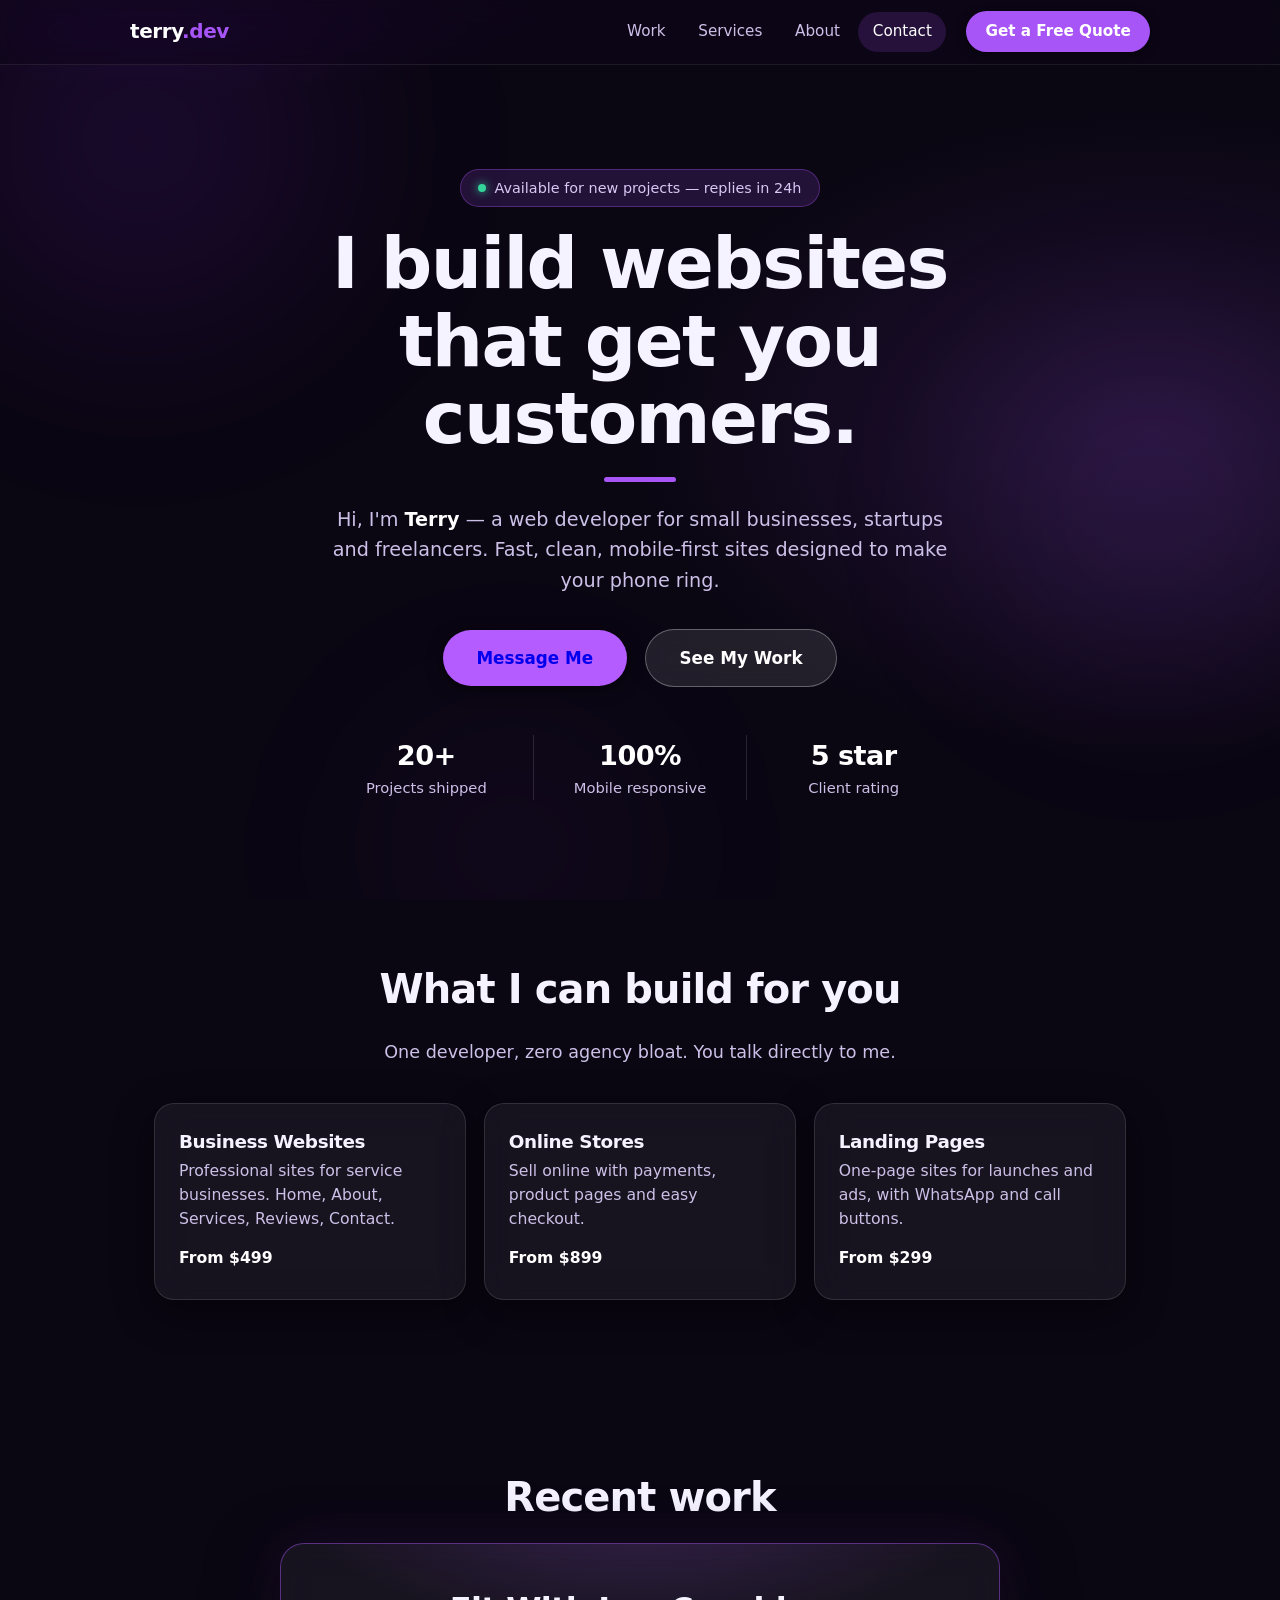
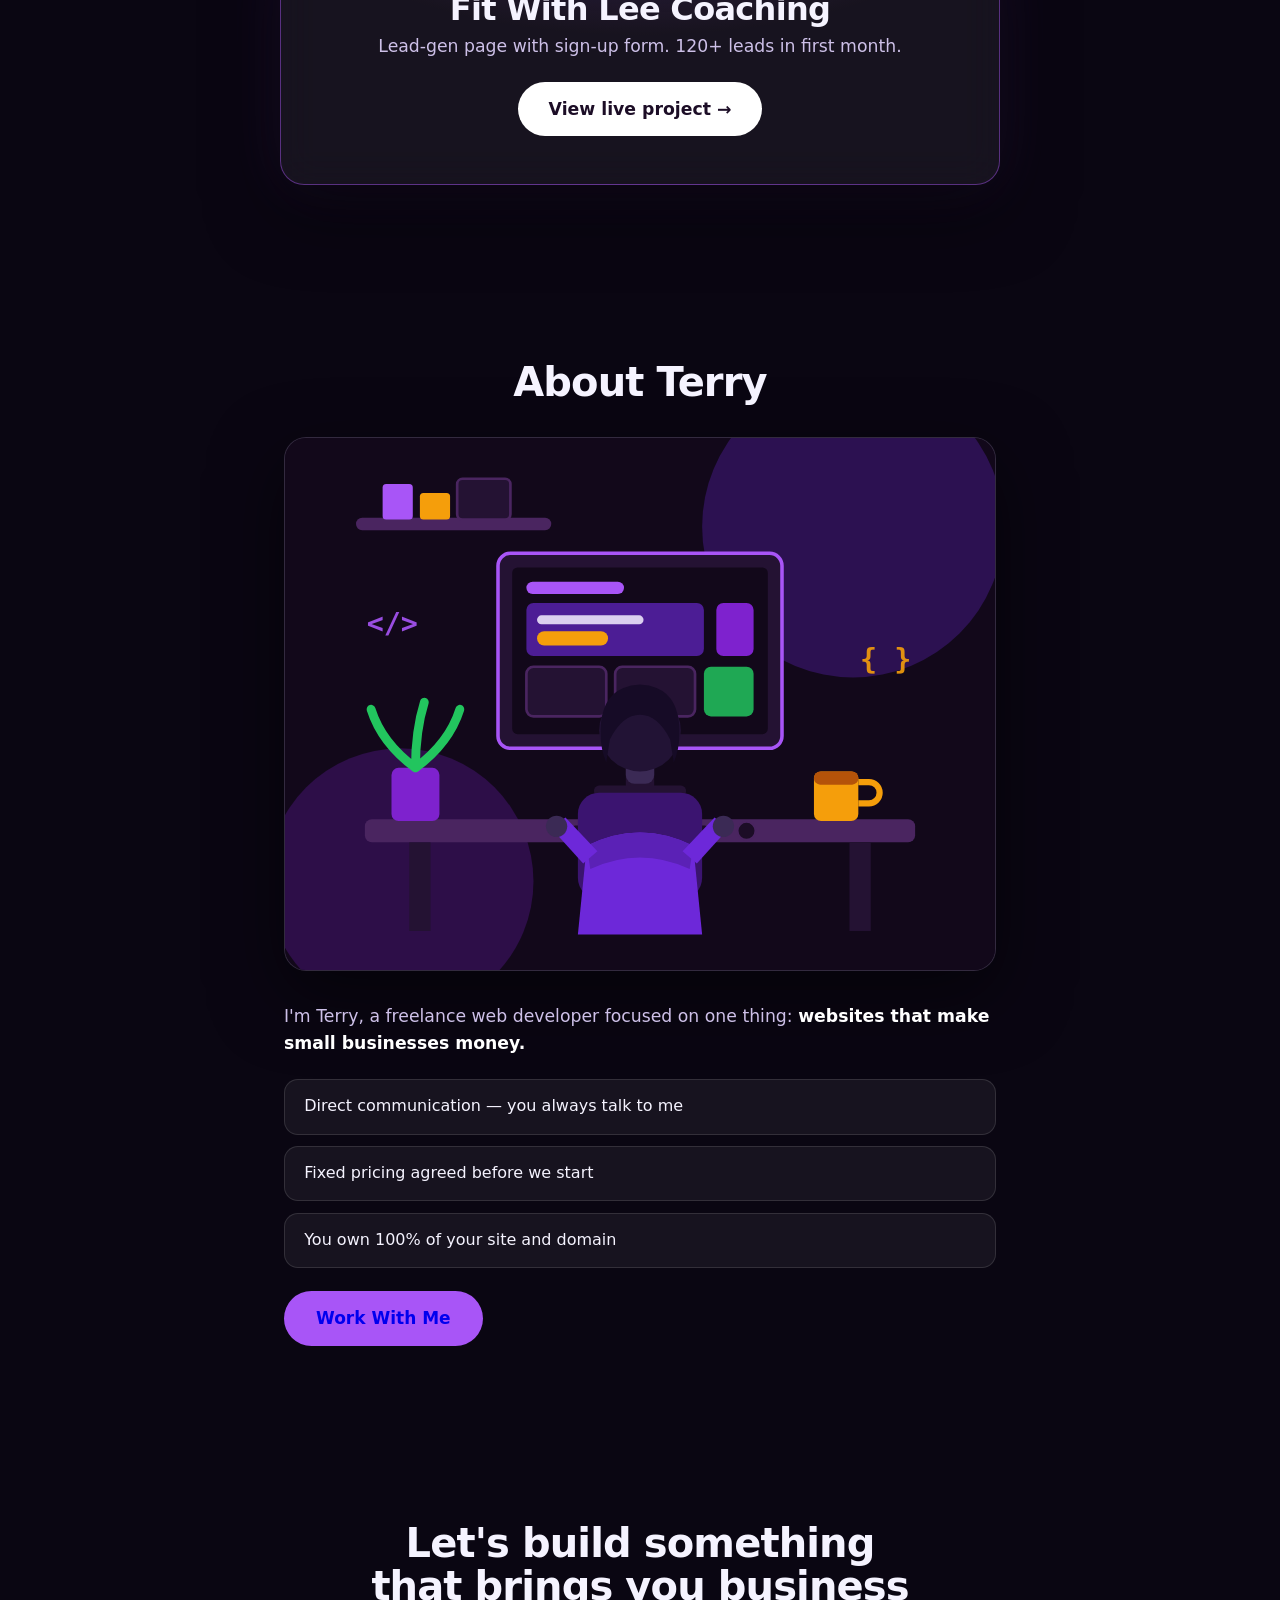
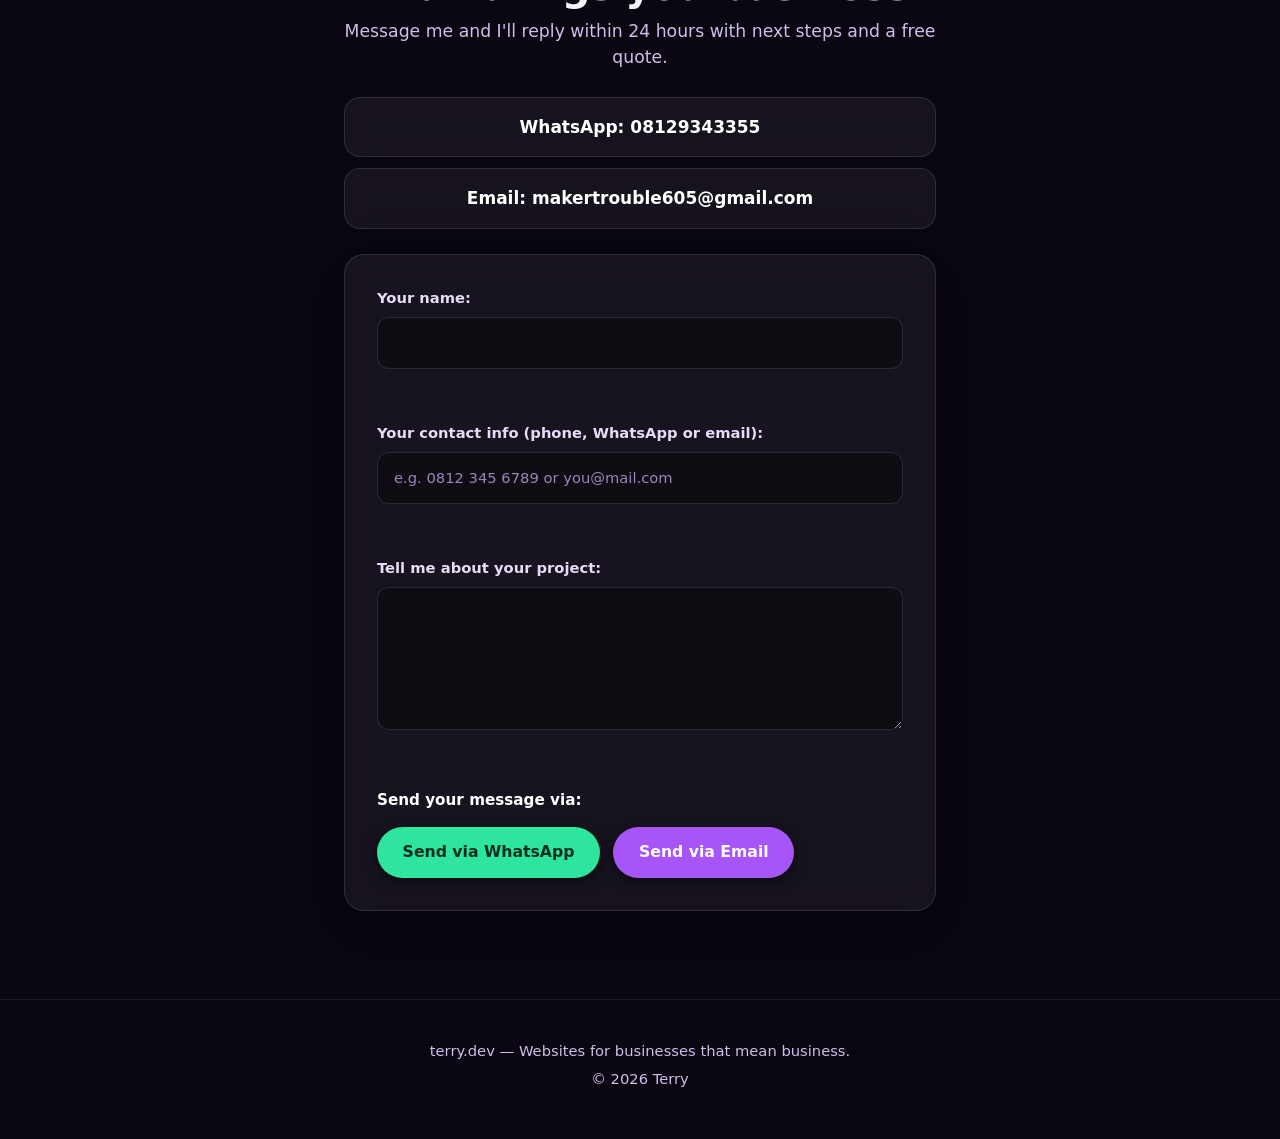
<file: index.html>
<!DOCTYPE html>
<html lang="en">
<head>
  <meta charset="UTF-8">
  <meta name="viewport" content="width=device-width, initial-scale=1.0">
  <title>Terry.Dev — Terry, Web Developer</title>
  <meta name="description" content="Terry builds fast, modern business websites that turn visitors into customers.">
  <link rel="stylesheet" href="styles.css">
</head>
<body>

  <!-- ===== Picture-mosaic background ===== -->
  <div class="bg-collage" aria-hidden="true">
    <img src="workspace.svg" alt="">
    <img src="bg-code.svg" alt="">
    <img src="bg-phone.svg" alt="">
    <img src="bg-desk.svg" alt="">
    <img src="bg-phone.svg" alt="">
    <img src="bg-desk.svg" alt="">
    <img src="workspace.svg" alt="">
    <img src="bg-code.svg" alt="">
    <img src="bg-desk.svg" alt="">
    <img src="workspace.svg" alt="">
    <img src="bg-phone.svg" alt="">
    <img src="bg-code.svg" alt="">
  </div>
  <div class="bg-overlay" aria-hidden="true"></div>
  <div class="bg-orbs" aria-hidden="true">
    <span class="orb orb-1"></span>
    <span class="orb orb-2"></span>
    <span class="orb orb-3"></span>
  </div>
  <div class="bg-particles" aria-hidden="true">
    <span></span><span></span><span></span><span></span><span></span><span></span>
    <span></span><span></span><span></span><span></span><span></span><span></span>
  </div>

  <!-- ===== HEADER / NAV ===== -->
  <header>
    <a href="#top" class="logo">terry<span>.dev</span></a>
    <nav>
      <a href="#work">Work</a>
      <a href="#services">Services</a>
      <a href="#about">About</a>
      <a href="#contact">Contact</a>
    </nav>
    <a href="#contact">Get a Free Quote</a>
  </header>

  <main id="top">

    <!-- ===== HERO ===== -->
    <section>
      <p>Available for new projects — replies in 24h</p>
      <h1>I build websites that get you customers.</h1>
      <p>Hi, I'm <strong>Terry</strong> — a web developer for small businesses, startups and freelancers. Fast, clean, mobile-first sites designed to make your phone ring.</p>
      <a href="#contact">Message Me</a>
      <a href="#work">See My Work</a>

      <ul>
        <li><strong>20+</strong> Projects shipped</li>
        <li><strong>100%</strong> Mobile responsive</li>
        <li><strong>5 star</strong> Client rating</li>
      </ul>
    </section>

    <!-- ===== SERVICES ===== -->
    <section id="services">
      <h2>What I can build for you</h2>
      <p>One developer, zero agency bloat. You talk directly to me.</p>

      <article>
        <h3>Business Websites</h3>
        <p>Professional sites for service businesses. Home, About, Services, Reviews, Contact.</p>
        <p>From $499</p>
      </article>

      <article>
        <h3>Online Stores</h3>
        <p>Sell online with payments, product pages and easy checkout.</p>
        <p>From $899</p>
      </article>

      <article>
        <h3>Landing Pages</h3>
        <p>One-page sites for launches and ads, with WhatsApp and call buttons.</p>
        <p>From $299</p>
      </article>
    </section>

    <!-- ===== WORK ===== -->
    <section id="work">
      <h2>Recent work</h2>

      <article class="featured">
        <h3>Fit With Lee Coaching</h3>
        <p>Lead-gen page with sign-up form. 120+ leads in first month.</p>
        <p><a href="https://terry0t.github.io/fitwitlee/" target="_blank" rel="noopener">View live project →</a></p>
      </article>
    </section>

    <!-- ===== ABOUT ===== -->
    <section id="about">
      <h2>About Terry</h2>
      <!-- Faceless designer workspace illustration (replace with your own photo anytime) -->
      <img src="workspace.svg" alt="Web designer workspace with code on screen" width="420">
      <p>I'm Terry, a freelance web developer focused on one thing: <strong>websites that make small businesses money.</strong></p>
      <ul>
        <li>Direct communication — you always talk to me</li>
        <li>Fixed pricing agreed before we start</li>
        <li>You own 100% of your site and domain</li>
      </ul>
      <a href="#contact">Work With Me</a>
    </section>

    <!-- ===== CONTACT ===== -->
    <section id="contact">
      <h2>Let's build something that brings you business</h2>
      <p>Message me and I'll reply within 24 hours with next steps and a free quote.</p>

      <ul>
        <li><a href="https://wa.me/2348129343355?text=Hi%20Terry!%20I%20need%20a%20website." target="_blank" rel="noopener">WhatsApp: 08129343355</a></li>
        <li><a href="https://mail.google.com/mail/?view=cm&fs=1&to=makertrouble605@gmail.com&su=Website%20Project%20Inquiry" target="_blank" rel="noopener">Email: makertrouble605@gmail.com</a></li>
      </ul>

      <form id="contactForm">
        <label>Your name:
          <input type="text" id="fieldName" name="name" required>
        </label>
        <br><br>
        <label>Your contact info (phone, WhatsApp or email):
          <input type="text" id="fieldContact" name="contact" placeholder="e.g. 0812 345 6789 or you@mail.com" required>
        </label>
        <br><br>
        <label>Tell me about your project:
          <br>
          <textarea id="fieldMessage" name="message" rows="5" cols="30" required></textarea>
        </label>
        <br><br>
        <p>Send your message via:</p>
        <button type="button" id="sendWhatsApp">Send via WhatsApp</button>
        <button type="button" id="sendEmail">Send via Email</button>
      </form>
    </section>

  </main>

  <!-- ===== FOOTER ===== -->
  <footer>
    <p>terry.dev — Websites for businesses that mean business.</p>
    <p>© 2026 Terry</p>
  </footer>

  <!-- ===== FORM: send via WhatsApp or Email ===== -->
  <script>
    function getFormText() {
      var name = document.getElementById('fieldName').value.trim();
      var contact = document.getElementById('fieldContact').value.trim();
      var message = document.getElementById('fieldMessage').value.trim();
      if (!name || !contact || !message) {
        alert('Please fill in your name, contact info and project details first.');
        return null;
      }
      return { name: name, contact: contact, message: message };
    }

    document.getElementById('sendWhatsApp').addEventListener('click', function () {
      var d = getFormText();
      if (!d) return;
      var text = 'Hi Terry! I am ' + d.name + ' (' + d.contact + ').\n\nMy project: ' + d.message;
      window.open('https://wa.me/2348129343355?text=' + encodeURIComponent(text), '_blank');
    });

    document.getElementById('sendEmail').addEventListener('click', function () {
      var d = getFormText();
      if (!d) return;
      var subject = encodeURIComponent('Website Project Inquiry from ' + d.name);
      var body = encodeURIComponent('Name: ' + d.name + '\nContact: ' + d.contact + '\n\nMy project:\n' + d.message);
      window.open('https://mail.google.com/mail/?view=cm&fs=1&to=makertrouble605@gmail.com&su=' + subject + '&body=' + body, '_blank');
    });
  </script>

  <script src="script.js" defer></script>

</body>
</html>
</file>
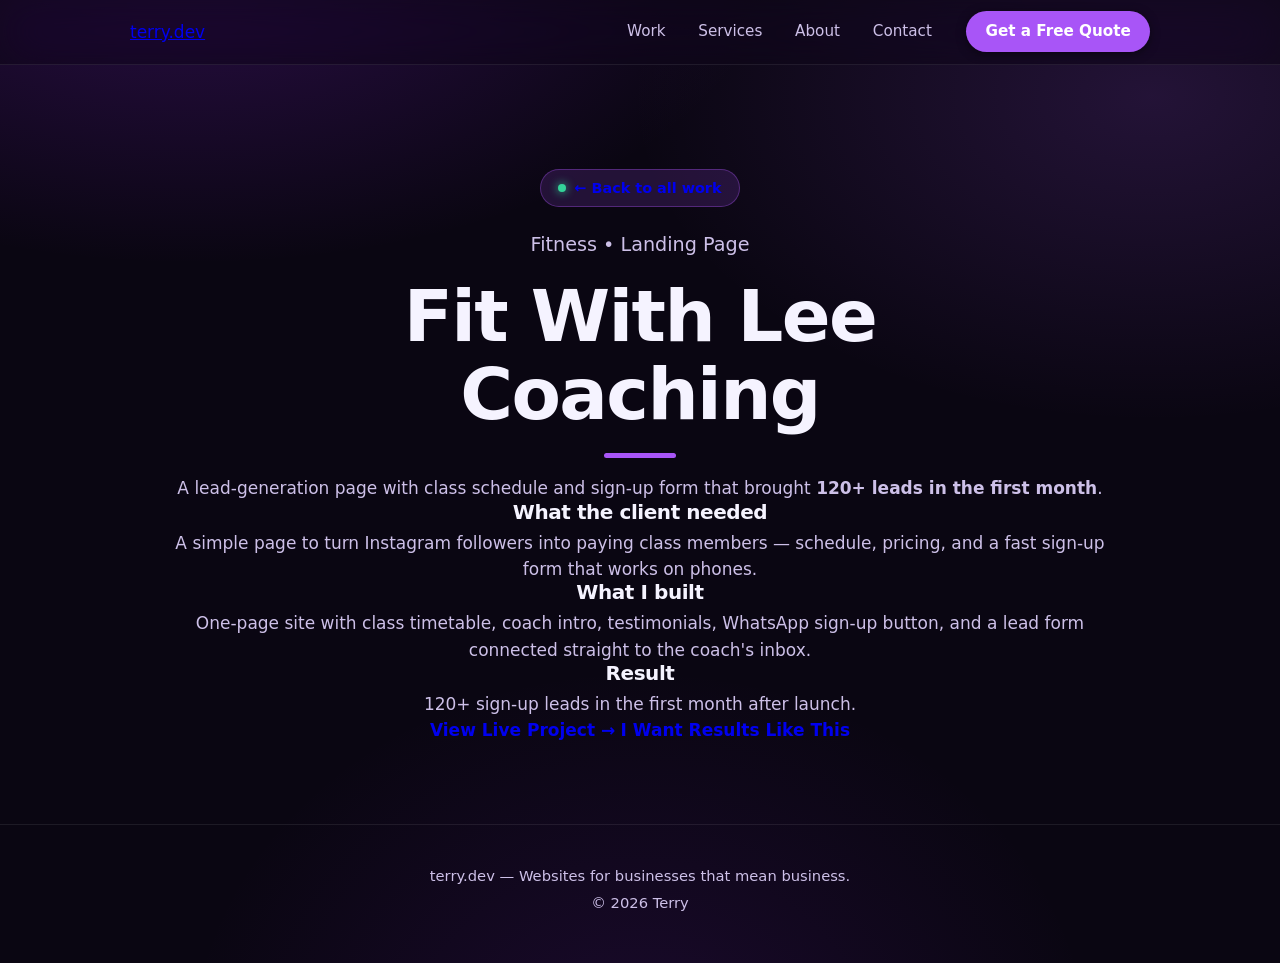
<file: fit-with-lee.html>
<!DOCTYPE html>
<html lang="en">
<head>
  <meta charset="UTF-8">
  <meta name="viewport" content="width=device-width, initial-scale=1.0">
  <title>Fit With Lee Coaching — Project by Terry</title>
  <meta name="description" content="Lead-gen landing page for Fit With Lee Coaching. 120+ leads in the first month. Built by Terry.">
  <link rel="stylesheet" href="styles.css">
</head>
<body>

  <header>
    <a href="index.html">terry.dev</a>
    <nav>
      <a href="index.html#work">Work</a>
      <a href="index.html#services">Services</a>
      <a href="index.html#about">About</a>
      <a href="index.html#contact">Contact</a>
    </nav>
    <a href="index.html#contact">Get a Free Quote</a>
  </header>

  <main id="top">
    <section>
      <p><a href="index.html#work">← Back to all work</a></p>
      <p>Fitness • Landing Page</p>
      <h1>Fit With Lee Coaching</h1>
      <p>A lead-generation page with class schedule and sign-up form that brought <strong>120+ leads in the first month</strong>.</p>

      <article>
        <h3>What the client needed</h3>
        <p>A simple page to turn Instagram followers into paying class members — schedule, pricing, and a fast sign-up form that works on phones.</p>
      </article>

      <article>
        <h3>What I built</h3>
        <p>One-page site with class timetable, coach intro, testimonials, WhatsApp sign-up button, and a lead form connected straight to the coach's inbox.</p>
      </article>

      <article>
        <h3>Result</h3>
        <p>120+ sign-up leads in the first month after launch.</p>
      </article>

      <a href="https://terry0t.github.io/fitwitlee/" target="_blank" rel="noopener">View Live Project →</a>
      <a href="index.html#contact">I Want Results Like This</a>
    </section>
  </main>

  <footer>
    <p>terry.dev — Websites for businesses that mean business.</p>
    <p>© 2026 Terry</p>
  </footer>

</body>
</html>
</file>
<file: styles.css>
/* ===== Terry.Dev — Apple-style dark redesign =====
   Calm depth, frosted glass, system type, spring-smooth motion. */
:root {
  --bg: #0a0612;
  --bg2: #120a1e;
  --card: rgba(255, 255, 255, 0.055);
  --card-solid: #170d24;
  --line: rgba(255, 255, 255, 0.12);
  --text: #f5f3ff;
  --muted: #cdc0e8;
  --accent: #a855f7;
  --accent-deep: #7e22ce;
  --accent-soft: rgba(168, 85, 247, 0.16);
  --amber: #f59e0b;
  --green: #34d399;
  --radius: 20px;
  --font: -apple-system, BlinkMacSystemFont, "SF Pro Text", "SF Pro Display",
    system-ui, "Segoe UI", Roboto, Helvetica, Arial, sans-serif;
}

* { box-sizing: border-box; margin: 0; padding: 0; }

html { scroll-behavior: smooth; }

body {
  font-family: var(--font);
  font-size: 1.0625rem;
  line-height: 1.55;
  background:
    radial-gradient(900px 480px at 15% -5%, rgba(126, 34, 206, 0.28), transparent 65%),
    radial-gradient(800px 500px at 90% 10%, rgba(168, 85, 247, 0.16), transparent 65%),
    radial-gradient(700px 600px at 50% 110%, rgba(126, 34, 206, 0.14), transparent 65%),
    var(--bg);
  color: var(--text);
  -webkit-font-smoothing: antialiased;
  overflow-x: hidden;
}

/* Calm background: hide the busy mosaic + particles, keep soft glows */
.bg-collage, .bg-particles { display: none; }
.bg-overlay {
  position: fixed;
  inset: 0;
  z-index: -2;
  background: transparent;
  pointer-events: none;
}
.bg-orbs { opacity: 0.55; }

/* ===== Type scale: tight display, relaxed body ===== */
h1, h2, h3 {
  letter-spacing: -0.022em;
  line-height: 1.08;
  text-shadow: none;
  text-wrap: balance;
}
h1 { font-size: clamp(2.75rem, 6vw, 4.5rem); font-weight: 700; margin: 1.1rem 0; }
h2 { font-size: clamp(1.75rem, 3.4vw, 2.5rem); font-weight: 700; margin-bottom: 0.6rem; }
h3 { font-size: 1.25rem; font-weight: 600; margin-bottom: 0.4rem; }
p { color: var(--muted); }

/* ===== Frosted-glass header ===== */
header {
  position: sticky;
  top: 0;
  z-index: 50;
  display: flex;
  align-items: center;
  gap: 1.25rem;
  padding: 0.7rem max(1.25rem, calc((100vw - 1020px) / 2));
  background: rgba(14, 7, 22, 0.62);
  -webkit-backdrop-filter: blur(22px) saturate(170%);
  backdrop-filter: blur(22px) saturate(170%);
  border-bottom: 1px solid rgba(255, 255, 255, 0.08);
}

.logo {
  font-weight: 700;
  font-size: 1.25rem;
  letter-spacing: -0.02em;
  color: #fff;
  text-decoration: none;
}
.logo span { color: var(--accent); }

nav { display: flex; gap: 0.25rem; margin-left: auto; }
nav a {
  color: var(--muted);
  text-decoration: none;
  font-size: 0.95rem;
  font-weight: 500;
  padding: 0.5rem 0.9rem;
  border-radius: 999px;
  transition: color 0.2s ease, background 0.2s ease;
}
nav a:hover { color: #fff; background: rgba(255, 255, 255, 0.08); }
nav a.active { color: #fff; background: var(--accent-soft); }

header > a:last-child {
  background: var(--accent);
  color: #fff;
  text-decoration: none;
  font-size: 0.95rem;
  font-weight: 600;
  padding: 0.55rem 1.2rem;
  border-radius: 999px;
  white-space: nowrap;
  box-shadow: 0 2px 10px rgba(0, 0, 0, 0.5);
  transition: transform 0.15s ease, box-shadow 0.25s ease, background 0.25s ease;
}
header > a:last-child:hover { background: #9333ea; box-shadow: 0 4px 16px rgba(0, 0, 0, 0.55); }
header > a:last-child:active { transform: scale(0.96); }

/* ===== Sections ===== */
main section {
  max-width: 1020px;
  margin: 0 auto;
  padding: 5.5rem 1.5rem;
}
main section:nth-of-type(even) { background: transparent; max-width: 1020px; }
main section:nth-of-type(even) > * { max-width: none; margin-left: 0; margin-right: 0; }

/* ===== HERO: centered showcase ===== */
main section:first-of-type {
  text-align: center;
  padding-top: 6.5rem;
  padding-bottom: 5rem;
}
main section:first-of-type > p:first-child {
  display: inline-flex;
  align-items: center;
  gap: 0.5rem;
  font-size: 0.9rem;
  font-weight: 500;
  color: #d9c8f5;
  background: var(--accent-soft);
  border: 1px solid rgba(168, 85, 247, 0.35);
  border-radius: 999px;
  padding: 0.45rem 1.1rem;
  margin: 0 auto;
}
main section:first-of-type > p:first-child::before {
  content: "";
  width: 8px; height: 8px;
  border-radius: 50%;
  background: var(--green);
  box-shadow: 0 0 10px var(--green);
  animation: pulseDot 2s ease-in-out infinite;
}
@keyframes pulseDot { 50% { opacity: 0.5; } }

main section:first-of-type h1 { max-width: 16ch; margin-left: auto; margin-right: auto; }
main section:first-of-type h1::after {
  content: "";
  display: block;
  width: 72px; height: 5px;
  margin: 1.2rem auto 0;
  border-radius: 999px;
  background: var(--accent);
}
main section:first-of-type > p:nth-of-type(2) {
  max-width: 620px;
  margin: 1.4rem auto 0;
  font-size: 1.2rem;
  line-height: 1.6;
}
main section:first-of-type > p:nth-of-type(2) strong { color: #fff; font-weight: 600; }

/* hero buttons */
main section:first-of-type a[href="#contact"],
main section:first-of-type a[href="#work"] {
  margin: 2rem 0.4rem 0;
  padding: 0.95rem 2.1rem;
  border-radius: 999px;
  font-size: 1.05rem;
}
main section:first-of-type a[href="#contact"] {
  background: #b45cff;
  box-shadow: 0 4px 16px rgba(0, 0, 0, 0.5);
}
main section:first-of-type a[href="#contact"]:hover {
  background: #a64dff;
  transform: translateY(-2px);
  box-shadow: 0 6px 20px rgba(0, 0, 0, 0.55);
}
main section:first-of-type a[href="#contact"]:active { transform: scale(0.96); }
main section:first-of-type a[href="#work"] {
  background: rgba(255, 255, 255, 0.1);
  border: 1px solid rgba(255, 255, 255, 0.3);
  color: #fff;
  -webkit-backdrop-filter: blur(12px);
  backdrop-filter: blur(12px);
}
main section:first-of-type a[href="#work"]:hover {
  background: rgba(255, 255, 255, 0.13);
  transform: translateY(-2px);
}
main section:first-of-type a[href="#work"]:active { transform: scale(0.96); }

/* hero stats: centered row with dividers */
main section:first-of-type ul {
  display: flex;
  justify-content: center;
  gap: 0;
  margin: 3rem auto 0;
  padding: 0;
  list-style: none;
  max-width: 640px;
}
main section:first-of-type li {
  flex: 1;
  margin: 0;
  padding: 0 1.2rem;
  font-size: 0.92rem;
  color: var(--muted);
}
main section:first-of-type li + li { border-left: 1px solid var(--line); }
main section:first-of-type li strong {
  display: block;
  font-size: 1.7rem;
  font-weight: 700;
  letter-spacing: -0.02em;
  color: #fff;
  font-variant-numeric: tabular-nums;
}

/* ===== Section headers: centered eyebrow style ===== */
#services, #work { text-align: center; }
#services > p, #work > p { max-width: 600px; margin: 0 auto; font-size: 1.1rem; }

/* ===== Cards: frosted glass, services in 3-col grid ===== */
#services {
  display: grid;
  grid-template-columns: repeat(3, 1fr);
  gap: 1.1rem;
}
#services h2, #services > p { grid-column: 1 / -1; }
#services article,
#work article {
  background: var(--card);
  -webkit-backdrop-filter: blur(18px);
  backdrop-filter: blur(18px);
  border: 1px solid var(--line);
  border-radius: var(--radius);
  padding: 1.8rem 1.5rem;
  margin-top: 1.2rem;
  text-align: left;
  box-shadow: 0 12px 40px rgba(0, 0, 0, 0.35);
  transition: transform 0.25s ease, border-color 0.25s ease, box-shadow 0.25s ease;
}
#services article:hover {
  transform: translateY(-6px);
  border-color: rgba(168, 85, 247, 0.5);
  box-shadow: 0 20px 50px rgba(0, 0, 0, 0.45), 0 0 0 1px rgba(168, 85, 247, 0.25);
}
#services article h3 { font-size: 1.15rem; }
#services article p { font-size: 0.98rem; margin-top: 0.4rem; }
#services article p:last-child { color: #fff; font-weight: 700; margin-top: 0.9rem; }

/* ===== Featured work: large centered showcase card ===== */
#work article.featured {
  max-width: 720px;
  margin: 1.5rem auto 0;
  padding: 3rem 2.5rem;
  text-align: center;
  border: 1px solid rgba(168, 85, 247, 0.45);
  border-radius: 24px;
  background:
    radial-gradient(500px 200px at 50% -20%, rgba(168, 85, 247, 0.22), transparent 70%),
    var(--card);
  box-shadow: 0 24px 70px rgba(0, 0, 0, 0.5), 0 0 60px rgba(168, 85, 247, 0.12);
  transition: transform 0.2s ease, box-shadow 0.3s ease;
  will-change: transform;
}
#work article.featured h3 { font-size: clamp(1.5rem, 3vw, 2rem); }
#work article.featured p { font-size: 1.08rem; max-width: 52ch; margin-left: auto; margin-right: auto; }
#work article.featured p a {
  margin-top: 1.4rem;
  background: #fff;
  color: #1c0d26;
  border-radius: 999px;
  padding: 0.85rem 1.9rem;
}
#work article.featured p a:hover {
  transform: translateY(-2px);
  box-shadow: 0 10px 30px rgba(255, 255, 255, 0.25);
  filter: none;
}

/* ===== About: calm product-style column ===== */
#about { max-width: 760px; }
#about h2 { text-align: center; }
#about img {
  width: 100%;
  max-width: none;
  height: auto;
  border-radius: 22px;
  border: 1px solid var(--line);
  display: block;
  margin: 2rem 0;
  background: var(--card-solid);
  box-shadow: 0 24px 70px rgba(0, 0, 0, 0.5);
}
#about p { font-size: 1.08rem; margin: 0.9rem 0; }
#about p strong { color: #fff; font-weight: 600; }
#about ul { margin: 1.4rem 0; padding: 0; list-style: none; }
#about li {
  margin-bottom: 0.7rem;
  padding: 0.9rem 1.2rem;
  background: var(--card);
  border: 1px solid var(--line);
  border-radius: 14px;
  font-size: 1rem;
}
#about > a[href="#contact"] {
  border-radius: 999px;
  padding: 0.9rem 2rem;
  background: var(--accent);
}
#about > a[href="#contact"]:hover { background: #9333ea; transform: translateY(-2px); }
#about > a[href="#contact"]:active { transform: scale(0.96); }

/* ===== Contact: narrow centered column ===== */
#contact { max-width: 640px; text-align: center; }
#contact > p { font-size: 1.08rem; }
#contact ul { list-style: none; margin: 1.6rem 0; padding: 0; display: grid; gap: 0.7rem; }
#contact li { margin: 0; }
#contact li a {
  display: block;
  margin: 0;
  padding: 1rem 1.2rem;
  background: var(--card);
  border: 1px solid var(--line);
  border-radius: 16px;
  color: #fff;
  font-weight: 600;
  -webkit-backdrop-filter: blur(14px);
  backdrop-filter: blur(14px);
  transition: transform 0.2s ease, border-color 0.2s ease;
}
#contact li a:hover { transform: translateY(-2px); border-color: rgba(168, 85, 247, 0.55); filter: none; }
#contact li a:active { transform: scale(0.98); }

form {
  background: var(--card);
  -webkit-backdrop-filter: blur(18px);
  backdrop-filter: blur(18px);
  border: 1px solid var(--line);
  border-radius: var(--radius);
  padding: 2rem;
  margin-top: 1.2rem;
  text-align: left;
  box-shadow: 0 18px 55px rgba(0, 0, 0, 0.4);
}
form > p { margin: 0.4rem 0 0.9rem; font-size: 0.95rem; font-weight: 600; color: #fff; }
label { display: grid; gap: 0.45rem; font-size: 0.92rem; font-weight: 600; color: #e6dcf7; }
input, textarea {
  width: 100%;
  padding: 0.85rem 1rem;
  border-radius: 12px;
  border: 1px solid var(--line);
  background: rgba(0, 0, 0, 0.35);
  color: #fff;
  font: inherit;
  font-weight: 400;
  transition: border-color 0.2s ease, box-shadow 0.2s ease;
}
input::placeholder { color: #9a86b8; }
input:focus, textarea:focus {
  outline: none;
  border-color: var(--accent);
  box-shadow: 0 0 0 4px rgba(168, 85, 247, 0.22);
}
textarea { resize: vertical; min-height: 120px; }

button {
  background: var(--accent);
  color: #fff;
  border: none;
  padding: 0.85rem 1.6rem;
  border-radius: 999px;
  font: inherit;
  font-size: 0.98rem;
  font-weight: 600;
  cursor: pointer;
  box-shadow: 0 4px 14px rgba(0, 0, 0, 0.5);
  transition: transform 0.15s ease, background 0.2s ease, box-shadow 0.25s ease;
}
button:hover { background: #9333ea; transform: translateY(-2px); }
button:active { transform: scale(0.96); }
button:focus-visible, a:focus-visible, input:focus-visible, textarea:focus-visible {
  outline: 2px solid var(--accent);
  outline-offset: 3px;
}
#sendWhatsApp { background: #2ee59d; color: #052e21; box-shadow: 0 4px 14px rgba(0, 0, 0, 0.5); }
#sendWhatsApp:hover { background: #4bf0ae; }
#sendEmail { margin-left: 0.5rem; }

/* ===== Generic section links (outside hero/work) ===== */
section a {
  display: inline-block;
  font-weight: 600;
  text-decoration: none;
  border-radius: 999px;
  transition: transform 0.15s ease, background 0.2s ease, box-shadow 0.25s ease;
}

/* ===== Footer ===== */
footer {
  border-top: 1px solid rgba(255, 255, 255, 0.08);
  text-align: center;
  padding: 2.5rem 1.5rem 3rem;
  color: var(--muted);
  font-size: 0.92rem;
  background: transparent;
}
footer p + p { margin-top: 0.3rem; }

/* ===== Scroll reveal (driven by script.js) ===== */
.reveal {
  opacity: 0;
  transform: translateY(28px);
  transition: opacity 0.7s cubic-bezier(0.22, 1, 0.36, 1),
    transform 0.7s cubic-bezier(0.22, 1, 0.36, 1);
}
.reveal.visible { opacity: 1; transform: none; }

/* ===== Background motion: slow, calm drift ===== */
.bg-orbs, .bg-particles {
  position: fixed;
  inset: 0;
  z-index: -1;
  overflow: hidden;
  pointer-events: none;
}
.orb { position: absolute; border-radius: 50%; filter: blur(80px); }
.orb-1 {
  width: 46vmax; height: 46vmax; left: -12vmax; top: -12vmax;
  background: radial-gradient(circle, rgba(126, 34, 206, 0.35), transparent 70%);
  animation: orbDrift1 26s ease-in-out infinite alternate;
}
.orb-2 {
  width: 40vmax; height: 40vmax; right: -10vmax; top: 28vh;
  background: radial-gradient(circle, rgba(168, 85, 247, 0.22), transparent 70%);
  animation: orbDrift2 32s ease-in-out infinite alternate;
}
.orb-3 {
  width: 36vmax; height: 36vmax; left: 22vw; bottom: -14vmax;
  background: radial-gradient(circle, rgba(168, 85, 247, 0.12), transparent 70%);
  animation: orbDrift3 38s ease-in-out infinite alternate;
}
@keyframes orbDrift1 { from { transform: translate(0, 0); } to { transform: translate(8vw, 10vh); } }
@keyframes orbDrift2 { from { transform: translate(0, 0); } to { transform: translate(-8vw, -8vh); } }
@keyframes orbDrift3 { from { transform: translate(0, 0); } to { transform: translate(6vw, -8vh); } }
.bg-particles { display: none; }

@media (prefers-reduced-motion: reduce) {
  html { scroll-behavior: auto; }
  .orb, .bg-particles span { animation: none !important; }
  .reveal { opacity: 1; transform: none; transition: none; }
  main section:first-of-type > p:first-child::before { animation: none; }
}
@media (prefers-reduced-transparency: reduce) {
  header, #services article, #work article, form, #contact li a {
    background: var(--card-solid);
    -webkit-backdrop-filter: none;
    backdrop-filter: none;
  }
}
@media (prefers-contrast: more) {
  :root { --muted: #d9cdf0; --line: rgba(255, 255, 255, 0.3); }
}

/* ===== Mobile ===== */
@media (max-width: 720px) {
  header { flex-wrap: wrap; gap: 0.7rem; }
  nav { order: 3; width: 100%; }
  nav a { padding: 0.5rem 0.7rem; font-size: 0.9rem; }
  header > a:last-child { margin-left: auto; }
  main section { padding: 4rem 1.25rem; }
  #services { grid-template-columns: 1fr; }
  main section:first-of-type ul { flex-direction: column; gap: 1.1rem; }
  main section:first-of-type li + li { border-left: none; border-top: 1px solid var(--line); padding-top: 1.1rem; }
  #work article.featured { padding: 2.2rem 1.5rem; }
  form { padding: 1.5rem; }
  #sendEmail { margin-left: 0; margin-top: 0.6rem; width: 100%; }
  #sendWhatsApp { width: 100%; }
}
</file>
